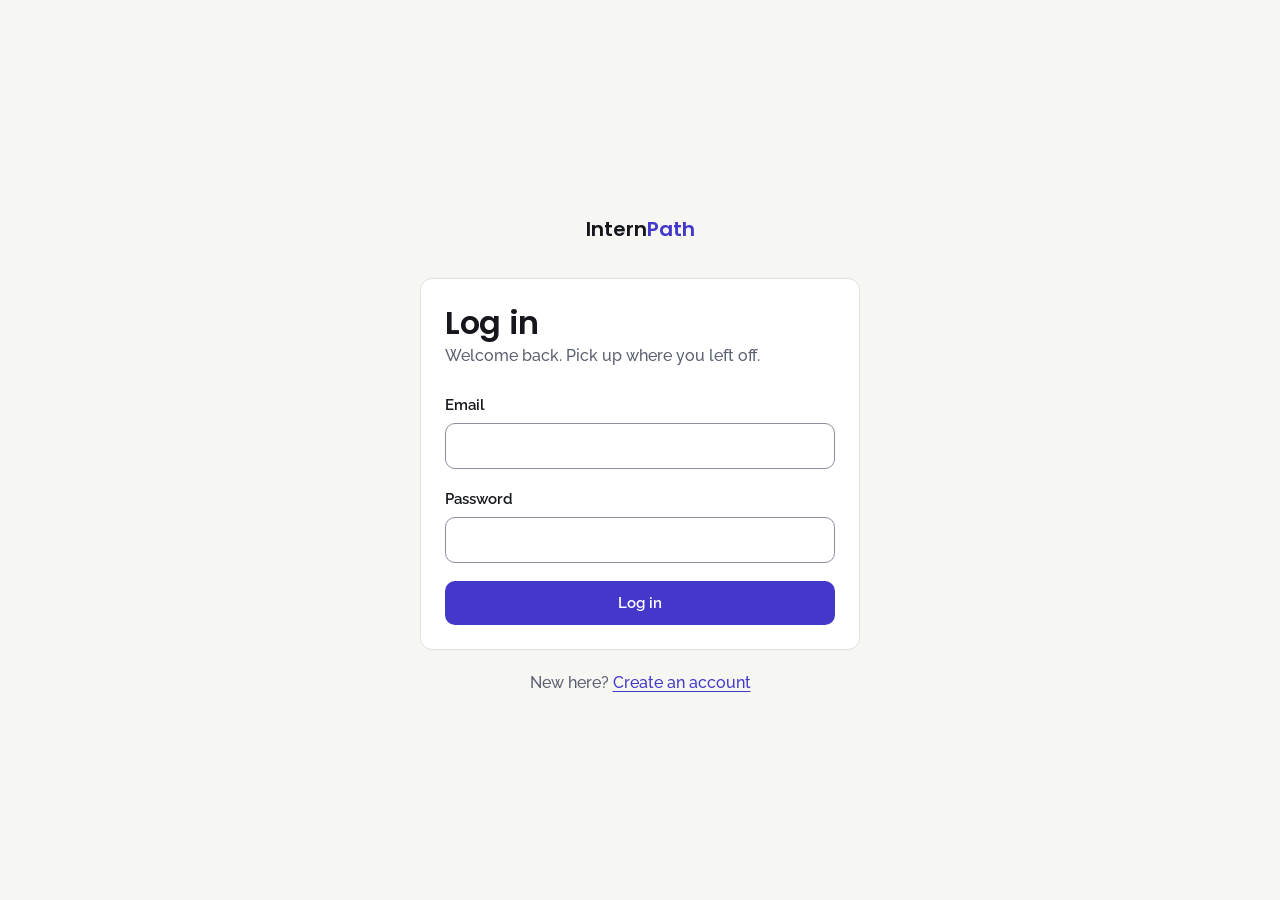
<file: frontend/index.html>
<!DOCTYPE html>
<html lang="en">
<head>
  <meta charset="utf-8">
  <meta name="viewport" content="width=device-width, initial-scale=1">
  <link rel="icon" href="data:image/svg+xml,%3Csvg xmlns='http://www.w3.org/2000/svg' viewBox='0 0 32 32'%3E%3Crect width='32' height='32' rx='8' fill='%234338ca'/%3E%3Cpath d='M9 22V10h3v12zm6 0V10h5.2a4 4 0 0 1 0 8H18v4z' fill='%23fff'/%3E%3C/svg%3E">
  <title>InternPath</title>
  <script src="js/app.js"></script>
  <script>
    // Entry point: send people to their dashboard, or to login.
    const session = Session.get();
    location.replace(session?.token ? dashboardFor(session.role) : 'login.html');
  </script>
</head>
<body>
  <noscript>This application needs JavaScript. <a href="login.html">Go to login</a></noscript>
</body>
</html>
</file>
<file: frontend/css/styles.css>
/* ==========================================================================
   Intern Training Management - design system
   Minimal, content-first UI. Poppins for headings and figures, Raleway for text.
   WCAG 2.2 AA: text contrast >= 4.5:1, control borders >= 3:1, visible focus,
   44px touch targets, reduced-motion support, light and dark themes.
   ========================================================================== */

/* ---------- Tokens ---------- */
:root {
  color-scheme: light;
  --bg: #f6f6f3;
  --surface: #ffffff;
  --ink: #15171c;
  --muted: #5a6070;
  --line: #e2e2dc;
  --line-strong: #8a8f9c;
  --accent: #4338ca;
  --accent-hover: #3730a3;
  --accent-soft: #eef0ff;
  --on-accent: #ffffff;
  --danger: #b91c1c;
  --danger-hover: #991b1b;
  --on-danger: #ffffff;
  --danger-text: #b42318;

  --neutral-bg: #ecece8; --neutral-fg: #3a3f4b;
  --info-bg: #e0e9ff;    --info-fg: #1e3a8a;
  --success-bg: #ddf3e4; --success-fg: #14532d;
  --warning-bg: #fdecc8; --warning-fg: #7a3e00;
  --danger-bg: #fde2e1;  --danger-fg: #991b1b;

  --font-body: "Raleway", "Segoe UI", system-ui, sans-serif;
  --font-head: "Poppins", "Segoe UI", system-ui, sans-serif;
  --radius: 12px;
  --radius-sm: 10px;
  --gap: 24px;
}

@media (prefers-color-scheme: dark) {
  :root {
    color-scheme: dark;
    --bg: #101216;
    --surface: #181b21;
    --ink: #eceef2;
    --muted: #a6adba;
    --line: #2a2e37;
    --line-strong: #6b7280;
    --accent: #a5b4fc;
    --accent-hover: #c7d2fe;
    --accent-soft: #23264a;
    --on-accent: #14163a;
    --danger: #fca5a5;
    --danger-hover: #fecaca;
    --on-danger: #3b0a0a;
    --danger-text: #fca5a5;

    --neutral-bg: #2a2e37; --neutral-fg: #d5d9e0;
    --info-bg: #1e2b57;    --info-fg: #bfd0ff;
    --success-bg: #133b24; --success-fg: #a7e8bd;
    --warning-bg: #4a3208; --warning-fg: #fad591;
    --danger-bg: #4c1d1d;  --danger-fg: #fca5a5;
  }
}

/* ---------- Base ---------- */
*, *::before, *::after { box-sizing: border-box; }

html { -webkit-text-size-adjust: 100%; }

body {
  margin: 0;
  background: var(--bg);
  color: var(--ink);
  font: 500 1rem/1.6 var(--font-body);
  font-feature-settings: "lnum" 1; /* Raleway defaults to old-style figures */
  overflow-wrap: break-word;
}

h1, h2, h3 {
  font-family: var(--font-head);
  font-weight: 600;
  line-height: 1.25;
  margin: 0;
  text-wrap: balance;
}
h1 { font-size: clamp(1.5rem, 1.2rem + 1.4vw, 2rem); letter-spacing: -0.01em; }
h2 { font-size: 1.125rem; }
h3 { font-size: 1rem; }
p { margin: 0; }

a { color: var(--accent); text-underline-offset: 3px; }
a:hover { color: var(--accent-hover); }

:focus-visible {
  outline: 3px solid var(--accent);
  outline-offset: 2px;
  border-radius: 4px;
}
main:focus { outline: none; }

[hidden] { display: none !important; }

.visually-hidden {
  position: absolute;
  width: 1px; height: 1px;
  margin: -1px; padding: 0;
  overflow: hidden;
  clip-path: inset(50%);
  white-space: nowrap;
  border: 0;
}

.skip-link {
  position: absolute;
  left: 16px; top: -100px;
  z-index: 100;
  padding: 10px 16px;
  background: var(--ink);
  color: var(--bg);
  border-radius: var(--radius-sm);
  font-weight: 600;
}
.skip-link:focus { top: 12px; color: var(--bg); }

.muted { color: var(--muted); }
.num { font-family: var(--font-head); }

/* ---------- Layout ---------- */
.container {
  width: 100%;
  max-width: 1080px;
  margin-inline: auto;
  padding: 32px 20px 64px;
}
.container--narrow { max-width: 720px; }

.stack { display: flex; flex-direction: column; gap: var(--gap); }
.stack--sm { gap: 12px; }
.stack > * { min-width: 0; }

.page-head {
  display: flex;
  flex-wrap: wrap;
  align-items: flex-end;
  justify-content: space-between;
  gap: 16px;
}
.page-head p { color: var(--muted); margin-top: 4px; }

.back-link { display: inline-block; font-weight: 600; padding-block: 10px; }
.ext-link { display: inline-block; padding-block: 4px; } /* 24px minimum target (WCAG 2.5.8) */

.grid {
  display: grid;
  gap: 16px;
  grid-template-columns: repeat(auto-fit, minmax(220px, 1fr));
}
.grid--2 { grid-template-columns: repeat(auto-fit, minmax(300px, 1fr)); }
.grid > .empty { grid-column: 1 / -1; }

/* ---------- Header and navigation ---------- */
.site-header {
  background: var(--surface);
  border-bottom: 1px solid var(--line);
}
.site-header__inner {
  max-width: 1080px;
  margin-inline: auto;
  padding: 8px 20px;
  display: flex;
  align-items: center;
  gap: 24px;
  flex-wrap: wrap;
}
.brand {
  font: 600 1.0625rem var(--font-head);
  color: var(--ink);
  text-decoration: none;
  padding-block: 10px;
}
.brand span { color: var(--accent); }

.nav { display: flex; flex: 1; align-items: center; justify-content: space-between; gap: 16px; }
.nav__list { display: flex; gap: 4px; list-style: none; margin: 0; padding: 0; }
.nav__link {
  display: inline-flex;
  align-items: center;
  min-height: 44px;
  padding: 0 12px;
  border-radius: var(--radius-sm);
  color: var(--muted);
  font-weight: 600;
  text-decoration: none;
}
.nav__link:hover { color: var(--ink); background: var(--bg); }
.nav__link[aria-current="page"] { color: var(--accent); background: var(--accent-soft); }
.nav__user { display: flex; align-items: center; gap: 12px; }
.nav__name { color: var(--muted); font-size: 0.875rem; }
.btn.nav__toggle { display: none; margin-left: auto; }

@media (max-width: 860px) {
  .btn.nav__toggle { display: inline-flex; }
  .nav { display: none; flex-basis: 100%; flex-direction: column; align-items: stretch; padding-bottom: 12px; }
  .nav.is-open { display: flex; }
  .nav__list { flex-direction: column; }
  .nav__user { justify-content: space-between; border-top: 1px solid var(--line); padding-top: 12px; }
}

/* ---------- Cards ---------- */
.card {
  background: var(--surface);
  border: 1px solid var(--line);
  border-radius: var(--radius);
  padding: 24px;
}
.card > h2 { margin-bottom: 16px; }
.card.stack > h2, .card.form > h2 { margin-bottom: 0; }
.card__head {
  display: flex;
  flex-wrap: wrap;
  align-items: flex-start;
  justify-content: space-between;
  gap: 8px 12px;
  margin-bottom: 12px;
}
.card__actions { display: flex; flex-wrap: wrap; align-items: center; gap: 8px; margin-top: 16px; }
.card--link { transition: border-color 0.15s; }
.card--link:hover { border-color: var(--line-strong); }

.stat__label { color: var(--muted); font-size: 0.875rem; font-weight: 600; }
.stat__value { font: 600 2rem/1.2 var(--font-head); margin-top: 4px; }
.stat__value small { font-size: 1rem; font-weight: 500; color: var(--muted); }
.stat__hint { color: var(--muted); font-size: 0.875rem; margin-top: 4px; }
.stat--danger .stat__value { color: var(--danger-text); }

.meter {
  height: 8px;
  margin-top: 12px;
  background: var(--neutral-bg);
  border-radius: 99px;
  overflow: hidden;
}
.meter__fill { height: 100%; background: var(--accent); border-radius: 99px; }

.eyebrow {
  font: 600 0.75rem var(--font-head);
  letter-spacing: 0.08em;
  text-transform: uppercase;
  color: var(--muted);
}

/* ---------- Badges (always text, never colour alone) ---------- */
.badge {
  display: inline-flex;
  align-items: center;
  padding: 2px 10px;
  border-radius: 99px;
  font-size: 0.8125rem;
  font-weight: 600;
  line-height: 1.6;
  white-space: nowrap;
  background: var(--neutral-bg);
  color: var(--neutral-fg);
}
.badge--info { background: var(--info-bg); color: var(--info-fg); }
.badge--success { background: var(--success-bg); color: var(--success-fg); }
.badge--warning { background: var(--warning-bg); color: var(--warning-fg); }
.badge--danger { background: var(--danger-bg); color: var(--danger-fg); }
.badges { display: inline-flex; flex-wrap: wrap; gap: 6px; }

/* ---------- Buttons ---------- */
.btn {
  display: inline-flex;
  align-items: center;
  justify-content: center;
  gap: 8px;
  min-height: 44px;
  padding: 0 18px;
  border: 1px solid transparent;
  border-radius: var(--radius-sm);
  background: var(--accent);
  color: var(--on-accent);
  font: 600 0.9375rem var(--font-body);
  font-feature-settings: "lnum" 1;
  text-decoration: none;
  cursor: pointer;
  transition: background-color 0.15s, border-color 0.15s;
}
.btn:hover { background: var(--accent-hover); color: var(--on-accent); }
.btn--secondary { background: var(--surface); color: var(--ink); border-color: var(--line-strong); }
.btn--secondary:hover { background: var(--bg); color: var(--ink); border-color: var(--ink); }
.btn--danger { background: var(--danger); color: var(--on-danger); }
.btn--danger:hover { background: var(--danger-hover); color: var(--on-danger); }
.btn--block { width: 100%; }
.btn[aria-disabled="true"] { opacity: 0.6; cursor: progress; }

/* ---------- Forms ---------- */
.field { display: flex; flex-direction: column; gap: 6px; }
.field label, legend { font-weight: 600; font-size: 0.9375rem; }
.field__optional { color: var(--muted); font-weight: 500; }
.field__hint { color: var(--muted); font-size: 0.875rem; }
.field__error { color: var(--danger-text); font-size: 0.875rem; font-weight: 600; }

input, select, textarea {
  width: 100%;
  min-height: 44px;
  padding: 10px 12px;
  border: 1px solid var(--line-strong);
  border-radius: var(--radius-sm);
  background: var(--surface);
  color: var(--ink);
  font: 500 1rem/1.5 var(--font-body);
  font-feature-settings: "lnum" 1;
}
textarea { min-height: 120px; resize: vertical; }
input:hover, select:hover, textarea:hover { border-color: var(--ink); }
input:focus-visible, select:focus-visible, textarea:focus-visible {
  outline: 3px solid var(--accent);
  outline-offset: 1px;
  border-radius: var(--radius-sm);
}
[aria-invalid="true"] { border-color: var(--danger-text); border-width: 2px; }
input:disabled, select:disabled { background: var(--bg); color: var(--muted); cursor: not-allowed; }

fieldset { border: 0; margin: 0; padding: 0; min-width: 0; }
legend { padding: 0; margin-bottom: 6px; }

.form { display: flex; flex-direction: column; gap: 18px; }
.form-row { display: grid; gap: 18px; grid-template-columns: repeat(auto-fit, minmax(200px, 1fr)); }
.form-actions { display: flex; flex-wrap: wrap; gap: 12px; justify-content: flex-end; }

/* Radio group shown as a segmented control */
.segmented { display: grid; grid-auto-flow: column; grid-auto-columns: 1fr; gap: 8px; }
.segmented label {
  display: flex;
  align-items: center;
  justify-content: center;
  min-height: 44px;
  border: 1px solid var(--line-strong);
  border-radius: var(--radius-sm);
  background: var(--surface);
  cursor: pointer;
}
.segmented input { position: absolute; opacity: 0; width: 1px; min-height: 0; height: 1px; padding: 0; }
.segmented label:has(input:checked) {
  background: var(--accent-soft);
  border-color: var(--accent);
  color: var(--accent);
  box-shadow: inset 0 0 0 1px var(--accent);
}
.segmented label:has(input:focus-visible) { outline: 3px solid var(--accent); outline-offset: 2px; }

.filters { display: flex; flex-wrap: wrap; gap: 12px 16px; align-items: flex-end; }
.filters .field { flex: 1 1 180px; }
.filters .btn { flex: 0 0 auto; }
.result-count { color: var(--muted); font-size: 0.875rem; }

/* ---------- Notices ---------- */
.notice {
  display: flex;
  flex-wrap: wrap;
  align-items: center;
  justify-content: space-between;
  gap: 12px;
  padding: 14px 18px;
  border-radius: var(--radius);
  background: var(--warning-bg);
  color: var(--warning-fg);
  font-weight: 600;
}
.notice a { color: inherit; }
.notice--success { background: var(--success-bg); color: var(--success-fg); }
.notice--danger { background: var(--danger-bg); color: var(--danger-fg); }
.notice--info { background: var(--info-bg); color: var(--info-fg); }

.note {
  border-left: 3px solid var(--line-strong);
  padding: 4px 0 4px 14px;
}
.note__label { font-size: 0.8125rem; font-weight: 600; color: var(--muted); }

.empty {
  padding: 40px 20px;
  text-align: center;
  color: var(--muted);
  border: 1px dashed var(--line-strong);
  border-radius: var(--radius);
}

/* ---------- Tables ---------- */
.table-wrap {
  position: relative; /* keeps visually hidden text inside the scroll area */
  overflow-x: auto;
  background: var(--surface);
  border: 1px solid var(--line);
  border-radius: var(--radius);
}
table { width: 100%; border-collapse: collapse; font-size: 0.9375rem; }
caption { text-align: left; padding: 16px 20px 0; font: 600 1.125rem var(--font-head); }
th, td { padding: 14px 20px; text-align: left; vertical-align: top; }
thead th {
  font-size: 0.8125rem;
  font-weight: 600;
  color: var(--muted);
  white-space: nowrap;
  border-bottom: 1px solid var(--line);
}
tbody th { font-weight: 600; min-width: 160px; }
tbody tr + tr > * { border-top: 1px solid var(--line); }
tr.is-clickable { cursor: pointer; }
tr.is-clickable:hover { background: var(--bg); }
td.num, th.num { text-align: right; font-family: var(--font-head); white-space: nowrap; }
td .btn { min-height: 36px; padding: 0 12px; }
.cell-text { max-width: 44ch; white-space: pre-line; }

/* ---------- Definition list (profile) ---------- */
.details { display: grid; grid-template-columns: repeat(auto-fit, minmax(200px, 1fr)); gap: 16px 24px; margin: 0; }
.details dt { color: var(--muted); font-size: 0.8125rem; font-weight: 600; }
.details dd { margin: 2px 0 0; font-weight: 600; }

/* ---------- Lists ---------- */
.list { list-style: none; margin: 0; padding: 0; }
.list > li { display: flex; flex-wrap: wrap; justify-content: space-between; gap: 4px 16px; padding: 12px 0; }
.list > li + li { border-top: 1px solid var(--line); }
.prose { white-space: pre-line; }

/* ---------- Tabs ---------- */
.tabs { display: flex; gap: 4px; border-bottom: 1px solid var(--line); overflow-x: auto; }
.tab {
  min-height: 44px;
  padding: 0 16px;
  border: 0;
  border-bottom: 3px solid transparent;
  background: none;
  color: var(--muted);
  font: 600 0.9375rem var(--font-body);
  white-space: nowrap;
  cursor: pointer;
}
.tab:hover { color: var(--ink); }
.tab[aria-selected="true"] { color: var(--accent); border-bottom-color: var(--accent); }

/* ---------- Dialog ---------- */
dialog {
  width: min(560px, calc(100vw - 32px));
  max-height: calc(100dvh - 32px);
  padding: 24px;
  border: 1px solid var(--line);
  border-radius: var(--radius);
  background: var(--surface);
  color: var(--ink);
}
dialog::backdrop { background: rgb(10 12 16 / 0.55); }
dialog h2 { margin-bottom: 16px; font-size: 1.25rem; }

/* ---------- Toasts and loading ---------- */
.toast-region {
  position: fixed;
  right: 16px; bottom: 16px; left: 16px;
  z-index: 60;
  display: flex;
  flex-direction: column;
  align-items: flex-end;
  gap: 8px;
  pointer-events: none;
}
.toast {
  display: flex;
  align-items: center;
  gap: 12px;
  max-width: 420px;
  padding: 8px 8px 8px 16px;
  border-radius: var(--radius-sm);
  background: var(--ink);
  color: var(--bg);
  font-weight: 600;
  pointer-events: auto;
  animation: toast-in 0.2s ease-out;
}
.toast--error { background: var(--danger); color: var(--on-danger); }
.toast__close {
  flex: none;
  width: 36px; height: 36px;
  border: 0;
  border-radius: 8px;
  background: transparent;
  color: inherit;
  font-size: 1.25rem;
  line-height: 1;
  cursor: pointer;
}
.toast__close:focus-visible { outline-color: currentColor; }
@keyframes toast-in { from { opacity: 0; transform: translateY(8px); } }

.loader {
  position: fixed;
  inset: 0 0 auto 0;
  z-index: 70;
  height: 3px;
  background: var(--accent-soft);
  overflow: hidden;
}
.loader::after {
  content: "";
  position: absolute;
  inset: 0;
  width: 40%;
  background: var(--accent);
  animation: loader-slide 1s ease-in-out infinite;
}
@keyframes loader-slide { from { transform: translateX(-100%); } to { transform: translateX(250%); } }

/* ---------- Auth screens ---------- */
.auth {
  min-height: 100dvh;
  display: grid;
  place-items: center;
  padding: 32px 20px;
}
.auth__panel { width: 100%; max-width: 440px; }
.auth__panel--wide { max-width: 560px; }
.auth__brand { display: block; text-align: center; font-size: 1.25rem; margin-bottom: 24px; }
.auth__foot { text-align: center; color: var(--muted); margin-top: 20px; }

/* ---------- Chart ---------- */
.chart-box { position: relative; height: var(--chart-height, 240px); }

/* ---------- Motion and forced colours ---------- */
@media (prefers-reduced-motion: reduce) {
  *, *::before, *::after { animation-duration: 0.01ms !important; animation-iteration-count: 1 !important; transition-duration: 0.01ms !important; }
  .loader::after { width: 100%; transform: none; }
}
@media (forced-colors: active) {
  .badge, .btn, .card, .notice { border: 1px solid; }
  .meter__fill { background: Highlight; }
}
</file>
